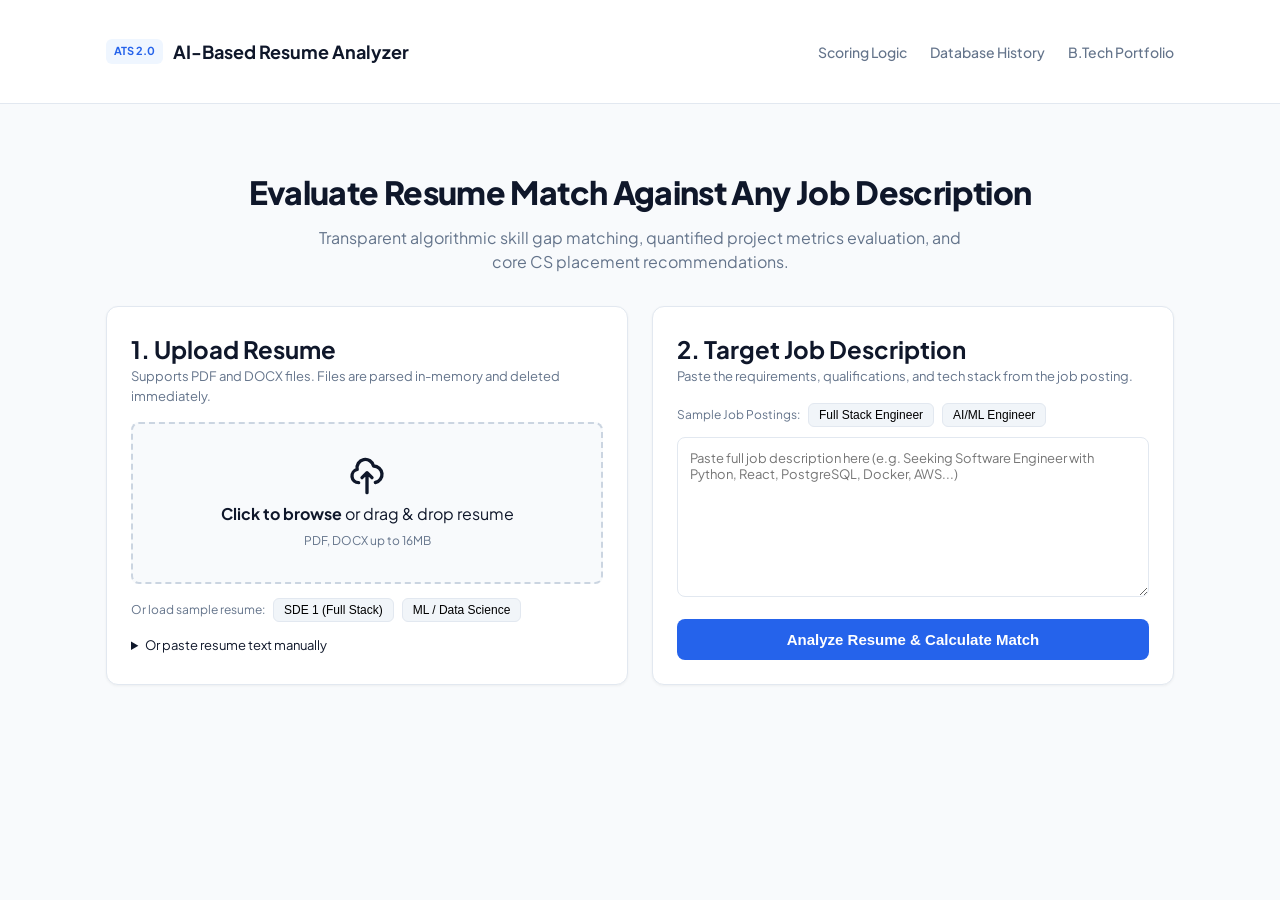
<file: templates/index.html>
<!DOCTYPE html>
<html lang="en">
<head>
  <meta charset="UTF-8">
  <meta name="viewport" content="width=device-width, initial-scale=1.0">
  <title>AI-Based Resume Analyzer | B.Tech CSE Project</title>
  <link rel="stylesheet" href="/static/css/style.css">
  <link href="https://fonts.googleapis.com/css2?family=Plus+Jakarta+Sans:wght@400;500;600;700&display=swap" rel="stylesheet">
</head>
<body>
  <header class="header">
    <div class="container nav-container">
      <div class="logo">
        <span class="logo-badge">ATS 2.0</span>
        <span class="logo-title">AI-Based Resume Analyzer</span>
      </div>
      <nav class="nav-links">
        <a href="#how-it-works">Scoring Logic</a>
        <a href="#history">Database History</a>
        <a href="#portfolio">B.Tech Portfolio</a>
      </nav>
    </div>
  </header>

  <main class="container">
    <section class="hero-section">
      <h1 class="hero-title">Evaluate Resume Match Against Any Job Description</h1>
      <p class="hero-subtitle">
        Transparent algorithmic skill gap matching, quantified project metrics evaluation, and core CS placement recommendations.
      </p>
    </section>

    <div class="analyzer-grid">
      <!-- Upload Card -->
      <div class="card upload-card">
        <h2>1. Upload Resume</h2>
        <p class="section-desc">Supports PDF and DOCX files. Files are parsed in-memory and deleted immediately.</p>
        
        <div id="drop-zone" class="drop-zone">
          <input type="file" id="resume-file" accept=".pdf,.docx,.txt" class="file-input">
          <div class="drop-zone-prompt">
            <svg width="40" height="40" fill="none" stroke="currentColor" viewBox="0 0 24 24"><path stroke-linecap="round" stroke-linejoin="round" stroke-width="2" d="M7 16a4 4 0 01-.88-7.903A5 5 0 1115.9 6L16 6a5 5 0 011 9.9M15 13l-3-3m0 0l-3 3m3-3v12"/></svg>
            <p><strong>Click to browse</strong> or drag & drop resume</p>
            <span class="hint">PDF, DOCX up to 16MB</span>
          </div>
          <div id="file-info" class="file-info hidden"></div>
        </div>

        <div class="sample-actions">
          <span>Or load sample resume:</span>
          <button type="button" class="btn-sample" onclick="loadSampleResume('sde')">SDE 1 (Full Stack)</button>
          <button type="button" class="btn-sample" onclick="loadSampleResume('ml')">ML / Data Science</button>
        </div>

        <div class="manual-input-toggle">
          <details>
            <summary>Or paste resume text manually</summary>
            <textarea id="resume-text" placeholder="Paste extracted resume text here..."></textarea>
          </details>
        </div>
      </div>

      <!-- Job Description Card -->
      <div class="card jd-card">
        <h2>2. Target Job Description</h2>
        <p class="section-desc">Paste the requirements, qualifications, and tech stack from the job posting.</p>
        
        <div class="jd-presets">
          <span>Sample Job Postings:</span>
          <button type="button" class="btn-sample" onclick="loadSampleJD('fullstack')">Full Stack Engineer</button>
          <button type="button" class="btn-sample" onclick="loadSampleJD('aiml')">AI/ML Engineer</button>
        </div>

        <textarea id="job-description" class="jd-textarea" placeholder="Paste full job description here (e.g. Seeking Software Engineer with Python, React, PostgreSQL, Docker, AWS...)"></textarea>

        <button id="analyze-btn" class="btn-primary" onclick="submitAnalysis()">
          <span>Analyze Resume & Calculate Match</span>
        </button>
      </div>
    </div>

    <!-- Live Analysis Dashboard -->
    <div id="results-section" class="results-container hidden">
      <div class="results-header">
        <h2>Analysis Results & Placement Feedback</h2>
        <button class="btn-secondary" onclick="window.print()">Download Report (PDF)</button>
      </div>

      <div class="score-card">
        <div class="score-radial">
          <div id="score-number" class="score-display">0%</div>
          <span class="score-label">Skill Match Score</span>
        </div>
        <div class="score-breakdown">
          <h3>Algorithmic Weighting</h3>
          <p class="formula-text" id="formula-text"></p>
          <div class="metric-row">
            <span>Required Skill Coverage:</span>
            <strong id="metric-skill">0%</strong>
          </div>
          <div class="metric-row">
            <span>Project Action & Impact Verbs:</span>
            <strong id="metric-project">0%</strong>
          </div>
          <div class="metric-row">
            <span>Core CS Placement Foundation:</span>
            <strong id="metric-core-cs">0%</strong>
          </div>
        </div>
      </div>

      <div class="skills-grid">
        <div class="card">
          <h3 class="matched-title">Matched Skills</h3>
          <div id="matched-skills-list" class="skills-wrap"></div>
        </div>
        <div class="card">
          <h3 class="missing-title">Missing Required Skills</h3>
          <div id="missing-skills-list" class="skills-wrap"></div>
        </div>
      </div>

      <div class="card feedback-card">
        <h3>Resume Enhancement Recommendations</h3>
        <div id="feedback-list" class="feedback-items"></div>
      </div>
    </div>
  </main>

  <script src="/static/js/main.js"></script>
</body>
</html>
</file>
<file: static/css/style.css>
:root {
  --primary: #2563eb;
  --primary-hover: #1d4ed8;
  --bg: #f8fafc;
  --card-bg: #ffffff;
  --text: #0f172a;
  --text-muted: #64748b;
  --border: #e2e8f0;
  --success: #059669;
  --danger: #dc2626;
  --radius: 12px;
}

* { box-sizing: border-box; margin: 0; padding: 0; }
body { font-family: 'Plus Jakarta Sans', sans-serif; background-color: var(--bg); color: var(--text); line-height: 1.5; }
.container { max-width: 1100px; margin: 0 auto; padding: 24px 16px; }

.header { background: #fff; border-bottom: 1px solid var(--border); padding: 14px 0; }
.nav-container { display: flex; justify-content: space-between; align-items: center; }
.logo { display: flex; align-items: center; gap: 10px; }
.logo-badge { background: #eff6ff; color: var(--primary); font-size: 11px; font-weight: 700; padding: 4px 8px; border-radius: 6px; }
.logo-title { font-weight: 700; font-size: 18px; }
.nav-links a { margin-left: 20px; color: var(--text-muted); text-decoration: none; font-size: 14px; font-weight: 500; }

.hero-section { text-align: center; margin: 40px 0 32px; }
.hero-title { font-size: 32px; font-weight: 800; letter-spacing: -0.02em; }
.hero-subtitle { color: var(--text-muted); font-size: 16px; max-width: 650px; margin: 10px auto 0; }

.analyzer-grid { display: grid; grid-template-columns: 1fr 1fr; gap: 24px; margin-bottom: 32px; }
@media (max-width: 768px) { .analyzer-grid { grid-template-columns: 1fr; } }

.card { background: var(--card-bg); border: 1px solid var(--border); border-radius: var(--radius); padding: 24px; box-shadow: 0 1px 3px rgba(0,0,0,0.05); }
.section-desc { font-size: 13px; color: var(--text-muted); margin-bottom: 16px; }

.drop-zone { border: 2px dashed #cbd5e1; border-radius: 8px; padding: 32px 16px; text-align: center; position: relative; background: #f8fafc; cursor: pointer; transition: border-color 0.2s; }
.drop-zone:hover { border-color: var(--primary); }
.file-input { position: absolute; inset: 0; opacity: 0; cursor: pointer; }
.hint { display: block; font-size: 12px; color: var(--text-muted); margin-top: 6px; }

.sample-actions { display: flex; align-items: center; gap: 8px; margin-top: 14px; font-size: 12px; color: var(--text-muted); flex-wrap: wrap; }
.btn-sample { background: #f1f5f9; border: 1px solid var(--border); padding: 4px 10px; border-radius: 6px; font-size: 12px; cursor: pointer; }
.btn-sample:hover { background: #e2e8f0; }

.jd-presets { display: flex; align-items: center; gap: 8px; margin-bottom: 10px; font-size: 12px; color: var(--text-muted); }
.jd-textarea { width: 100%; height: 160px; padding: 12px; border: 1px solid var(--border); border-radius: 8px; font-family: inherit; font-size: 13px; resize: vertical; margin-bottom: 16px; }
.manual-input-toggle { margin-top: 14px; font-size: 13px; }
.manual-input-toggle textarea { width: 100%; height: 100px; margin-top: 8px; padding: 8px; border: 1px solid var(--border); border-radius: 6px; font-size: 12px; }

.btn-primary { width: 100%; background: var(--primary); color: white; border: none; padding: 12px; border-radius: 8px; font-size: 15px; font-weight: 600; cursor: pointer; transition: background 0.2s; }
.btn-primary:hover { background: var(--primary-hover); }
.btn-secondary { background: white; border: 1px solid var(--border); padding: 8px 16px; border-radius: 6px; cursor: pointer; font-size: 13px; font-weight: 600; }

.results-container { margin-top: 32px; display: flex; flex-direction: column; gap: 24px; }
.results-header { display: flex; justify-content: space-between; align-items: center; }

.score-card { display: flex; align-items: center; gap: 32px; background: white; border: 1px solid var(--border); border-radius: var(--radius); padding: 24px; }
.score-radial { width: 120px; height: 120px; border-radius: 50%; border: 8px solid var(--primary); display: flex; flex-direction: column; align-items: center; justify-content: center; text-align: center; }
.score-display { font-size: 28px; font-weight: 800; }
.score-label { font-size: 10px; color: var(--text-muted); text-transform: uppercase; letter-spacing: 0.05em; }

.score-breakdown { flex: 1; }
.formula-text { font-family: monospace; font-size: 11px; color: var(--text-muted); margin: 4px 0 12px; }
.metric-row { display: flex; justify-content: space-between; font-size: 13px; padding: 4px 0; border-bottom: 1px solid #f1f5f9; }

.skills-grid { display: grid; grid-template-columns: 1fr 1fr; gap: 20px; }
.matched-title { color: var(--success); font-size: 16px; margin-bottom: 12px; }
.missing-title { color: var(--danger); font-size: 16px; margin-bottom: 12px; }
.skills-wrap { display: flex; flex-wrap: wrap; gap: 8px; }
.skill-tag { padding: 4px 10px; border-radius: 6px; font-size: 12px; font-weight: 500; }
.skill-tag.matched { background: #ecfdf5; color: #065f46; border: 1px solid #a7f3d0; }
.skill-tag.missing { background: #fef2f2; color: #991b1b; border: 1px solid #fecaca; }

.feedback-items { margin-top: 12px; display: flex; flex-direction: column; gap: 10px; }
.feedback-item { padding: 12px; border-radius: 8px; background: #f8fafc; border-left: 4px solid var(--primary); font-size: 13px; }
.hidden { display: none !important; }
</file>
